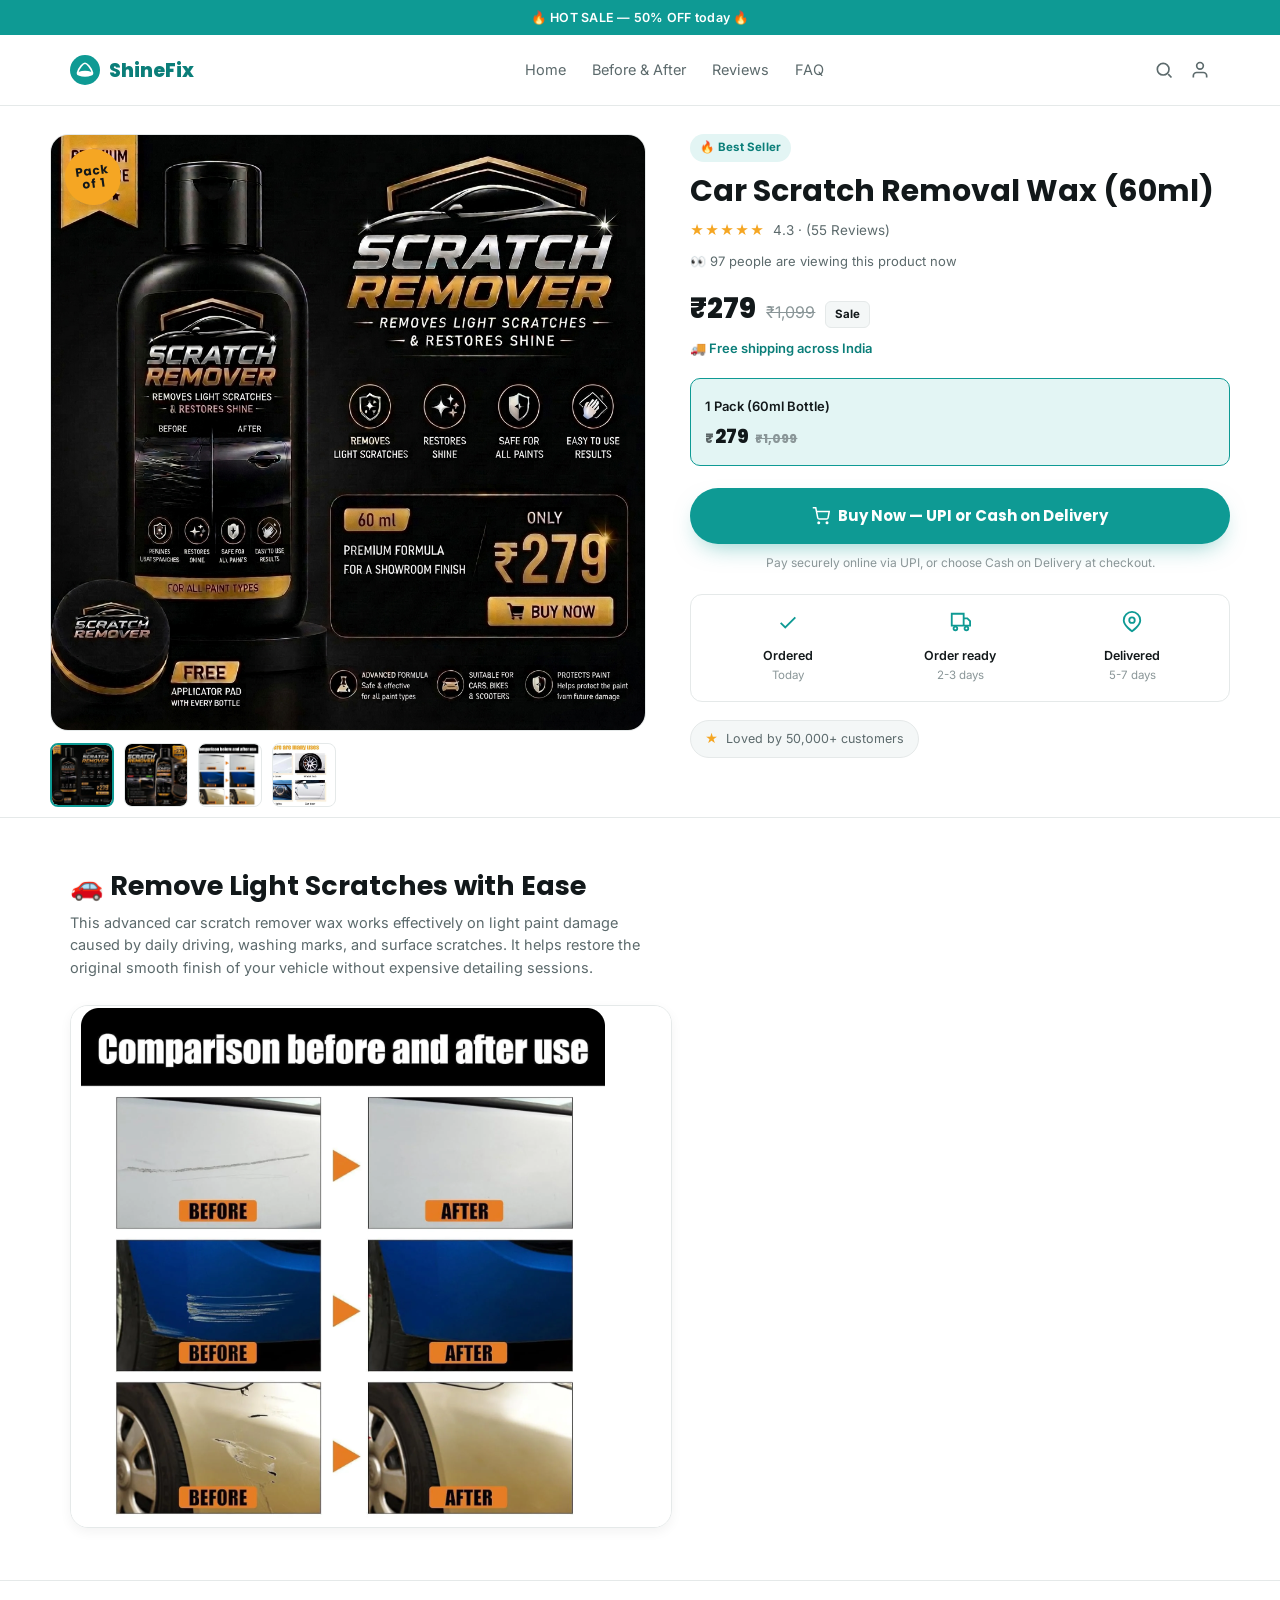
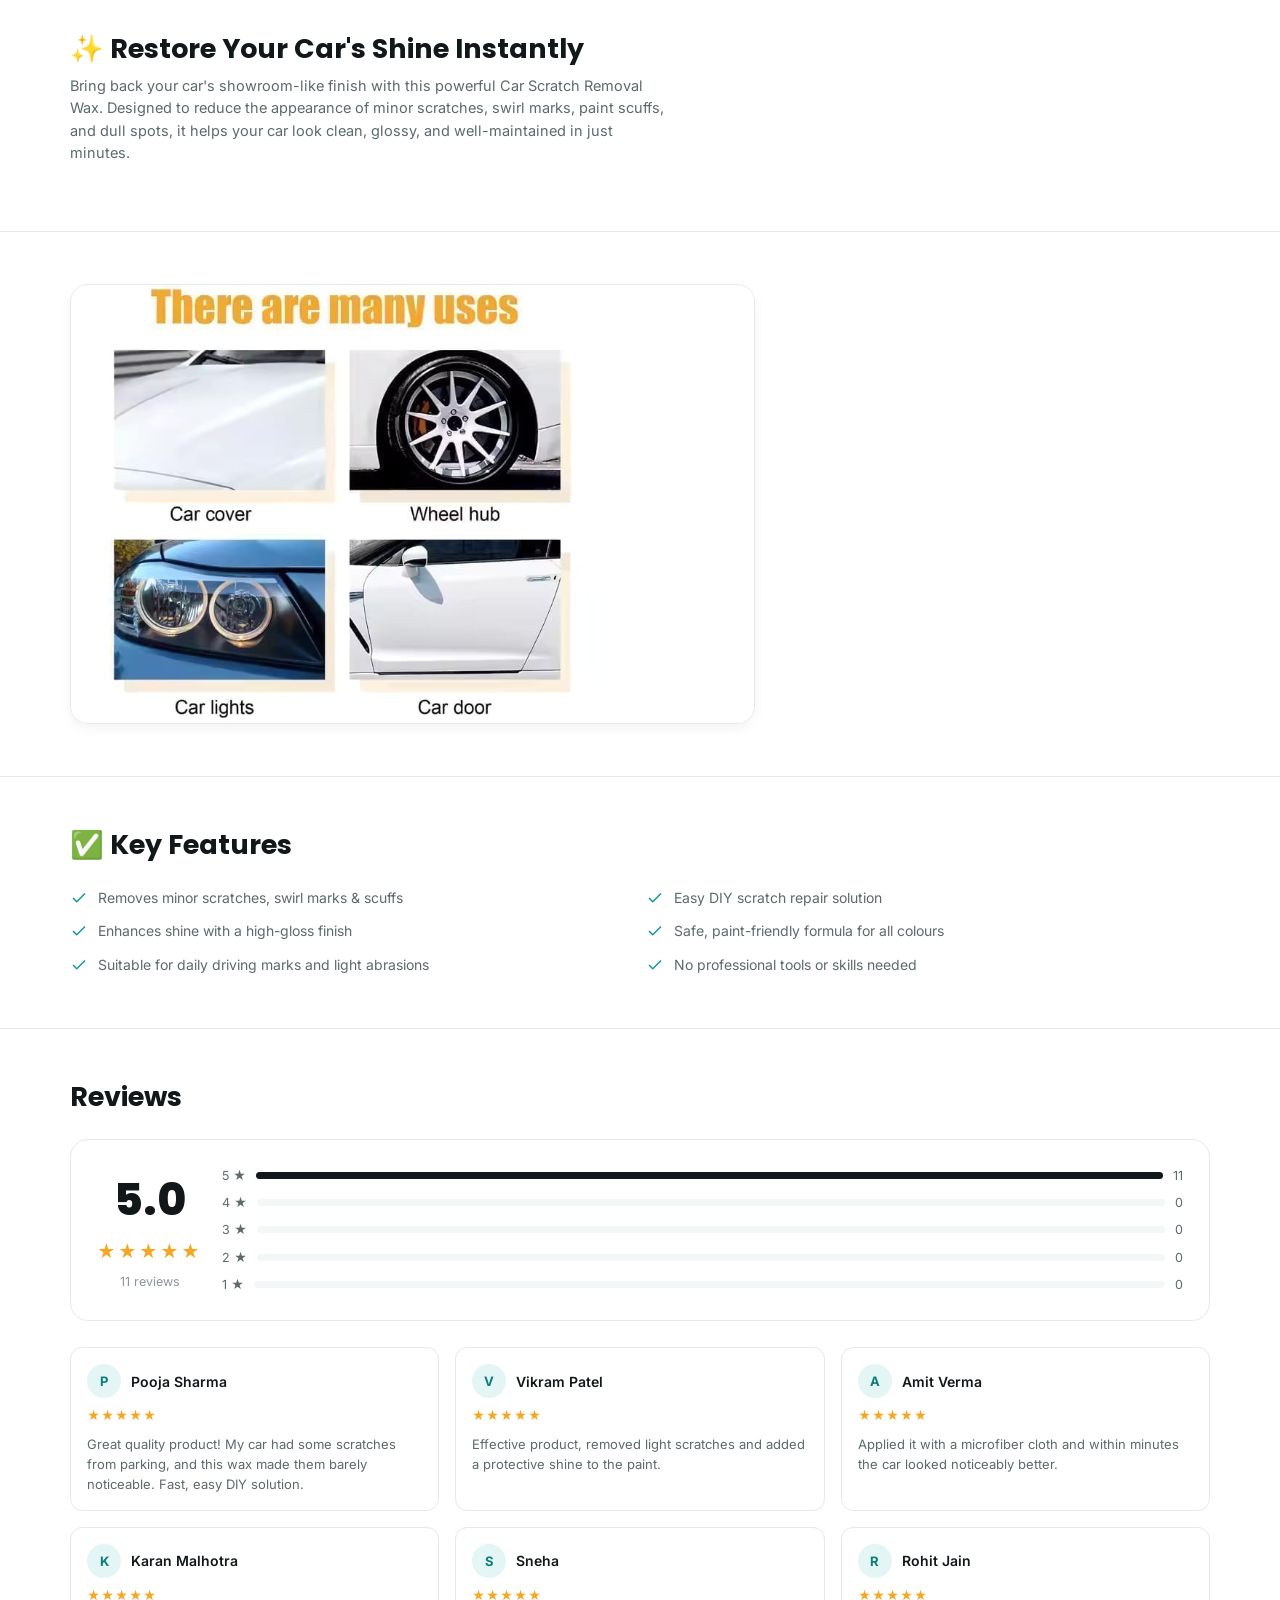
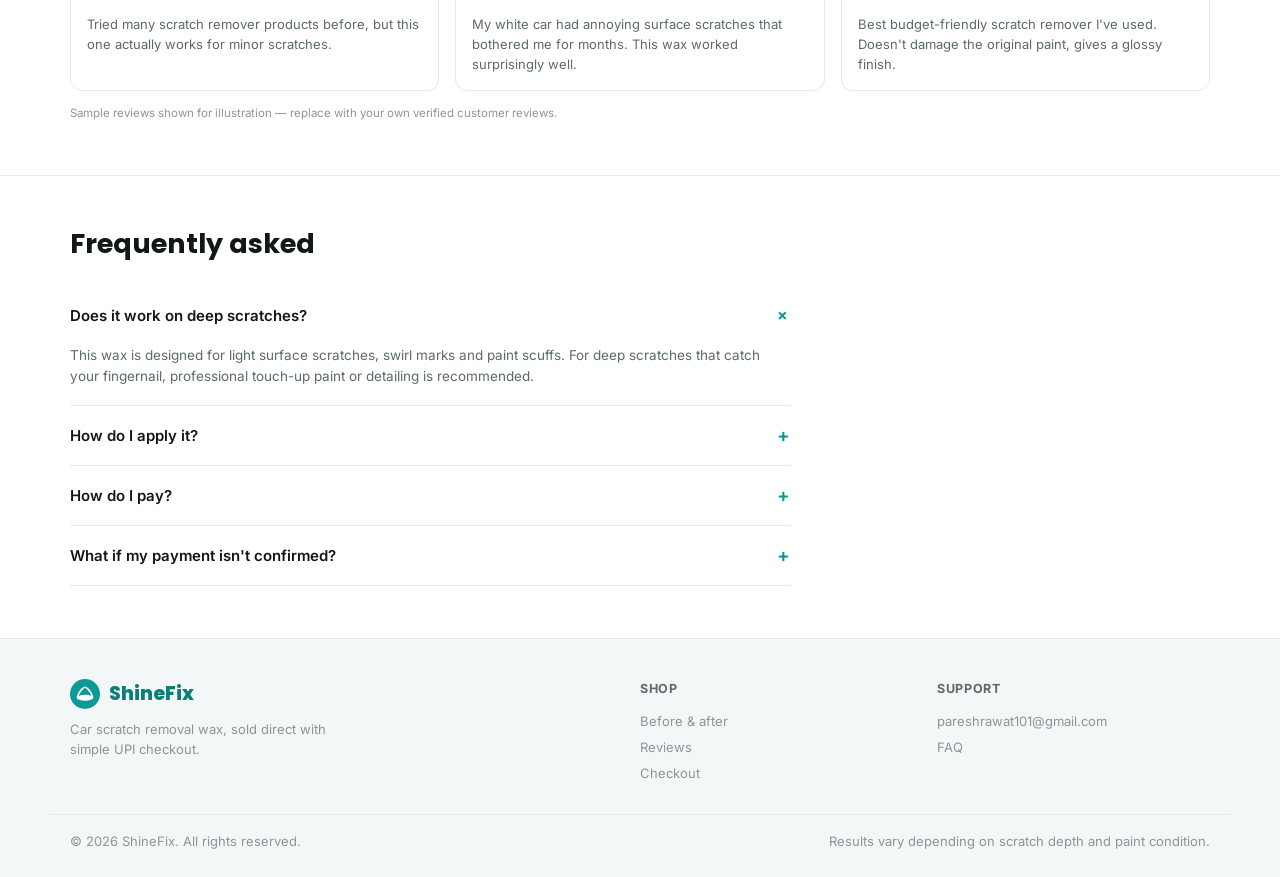
<file: index.html>
<!DOCTYPE html>
<html lang="en">
<head>
<meta charset="UTF-8" />
<meta name="viewport" content="width=device-width, initial-scale=1.0" />
<title>ShineFix — Car Scratch Removal Wax</title>
<meta name="description" content="Car Scratch Removal Wax — restore your car's shine and reduce light scratches, swirl marks and paint scuffs in minutes." />
<link rel="stylesheet" href="style.css" />
</head>
<body>

<div class="topbar">&#128293; HOT SALE &mdash; 50% OFF today &#128293;</div>

<header class="nav">
  <div class="wrap nav-main">
    <a href="index.html" class="brand">
      <svg viewBox="0 0 40 40" fill="none" xmlns="http://www.w3.org/2000/svg">
        <circle cx="20" cy="20" r="20" fill="#0E9A94"/>
        <path d="M10 24c2-8 8-13 10-13s8 5 10 13" stroke="#fff" stroke-width="2.2" stroke-linecap="round" fill="none"/>
        <ellipse cx="20" cy="25" rx="11" ry="4" fill="#fff"/>
      </svg>
      ShineFix
    </a>
    <div class="nav-links">
      <a href="index.html">Home</a>
      <a href="#compare">Before &amp; After</a>
      <a href="#reviews">Reviews</a>
      <a href="#faq">FAQ</a>
    </div>
    <div class="nav-icons" style="align-items:center;">
      <svg viewBox="0 0 24 24" fill="none" stroke="currentColor" stroke-width="2"><circle cx="11" cy="11" r="7"/><path d="M21 21l-4-4"/></svg>
      <svg viewBox="0 0 24 24" fill="none" stroke="currentColor" stroke-width="2"><path d="M20 21v-2a4 4 0 00-4-4H8a4 4 0 00-4 4v2"/><circle cx="12" cy="7" r="4"/></svg>
      <button class="nav-toggle" aria-label="Open menu">
        <svg viewBox="0 0 24 24" fill="none" stroke="currentColor" stroke-width="2"><path d="M3 6h18M3 12h18M3 18h18"/></svg>
      </button>
    </div>
  </div>
  <div class="mobile-menu">
    <a href="index.html">Home</a>
    <a href="#compare">Before &amp; After</a>
    <a href="#reviews">Reviews</a>
    <a href="#faq">FAQ</a>
  </div>
</header>

<div class="wrap product">
  <div>
    <div class="gallery-main">
      <div class="pack-tag">Pack<br/>of 1</div>
      <img id="galleryImg" src="main_product.png" alt="Car Scratch Remover" style="width: 100%; height: 100%; object-fit: cover;" />
    </div>
    <div class="thumbs">
      <div class="active" data-src="main_product.png"><img src="main_product.png" alt="Thumbnail 1" style="width: 100%; height: 100%; object-fit: cover; border-radius: 6px;" /></div>
      <div data-src="car_scratch_product.png"><img src="car_scratch_product.png" alt="Thumbnail 2" style="width: 100%; height: 100%; object-fit: cover; border-radius: 6px;" /></div>
      <div data-src="before_after_car.png"><img src="before_after_car.png" alt="Thumbnail 3" style="width: 100%; height: 100%; object-fit: cover; border-radius: 6px;" /></div>
      <div data-src="car_cover.png"><img src="car_cover.png" alt="Thumbnail 4" style="width: 100%; height: 100%; object-fit: cover; border-radius: 6px;" /></div>
    </div>
  </div>

  <div>
    <div class="badge-row"><span class="badge">&#128293; Best Seller</span></div>
    <h1 class="p-title">Car Scratch Removal Wax (60ml)</h1>
    <div class="p-rating">
      <span class="stars">&#9733;&#9733;&#9733;&#9733;&#9733;</span> 4.3 &middot; (55 Reviews)
    </div>
    <div class="watching">&#128064; 97 people are viewing this product now</div>

    <div class="price-row">
      <span class="price-now">&#8377;279</span>
      <span class="price-was">&#8377;1,099</span>
      <span class="price-sale">Sale</span>
    </div>
    <div class="ship-note">&#128666; Free shipping across India</div>

    <div class="pack-grid" style="grid-template-columns: 1fr;">
      <div class="pack selected" data-amount="279">
        <span class="name">1 Pack (60ml Bottle)</span>
        <div class="amt">279<span class="was">&#8377;1,099</span></div>
      </div>
    </div>

    <div class="cta-row">
      <a href="checkout.html?amount=279" id="mainCta" class="btn btn-primary btn-block">
        <svg width="18" height="18" viewBox="0 0 24 24" fill="none" stroke="currentColor" stroke-width="2"><circle cx="9" cy="21" r="1"/><circle cx="20" cy="21" r="1"/><path d="M1 1h4l2.68 13.39a2 2 0 002 1.61h9.72a2 2 0 002-1.61L23 6H6"/></svg>
        Buy Now &mdash; UPI or Cash on Delivery
      </a>
      <p class="cta-note">Pay securely online via UPI, or choose Cash on Delivery at checkout.</p>
    </div>

    <div class="timeline">
      <div>
        <svg viewBox="0 0 24 24" fill="none" stroke="currentColor" stroke-width="2"><path d="M20 7L9 18l-5-5"/></svg>
        <div class="lbl">Ordered</div>
        <div class="val">Today</div>
      </div>
      <div>
        <svg viewBox="0 0 24 24" fill="none" stroke="currentColor" stroke-width="2"><path d="M3 3h13v13H3zM16 8h4l3 3v5h-7z"/><circle cx="7" cy="19" r="2"/><circle cx="19" cy="19" r="2"/></svg>
        <div class="lbl">Order ready</div>
        <div class="val">2-3 days</div>
      </div>
      <div>
        <svg viewBox="0 0 24 24" fill="none" stroke="currentColor" stroke-width="2"><path d="M21 10c0 6-9 12-9 12S3 16 3 10a9 9 0 0118 0z"/><circle cx="12" cy="10" r="3"/></svg>
        <div class="lbl">Delivered</div>
        <div class="val">5-7 days</div>
      </div>
    </div>

    <div class="loved"><span class="star">&#9733;</span> Loved by 50,000+ customers</div>
  </div>
</div>

<section class="section" id="compare">
  <div class="wrap">
    <div class="section-head">
      <h2>&#128663; Remove Light Scratches with Ease</h2>
      <p>This advanced car scratch remover wax works effectively on light paint damage caused by daily driving, washing marks, and surface scratches. It helps restore the original smooth finish of your vehicle without expensive detailing sessions.</p>
    </div>
    <div style="text-align:center; margin-top:20px;">
      <img src="before_after_car.png" alt="Comparison before and after use" style="max-width:100%; height:auto; border-radius:var(--radius-lg); border:1px solid var(--border); box-shadow: 0 4px 12px rgba(0,0,0,0.05);" />
    </div>
  </div>
</section>

<section class="section">
  <div class="wrap" style="display:grid;grid-template-columns:1fr;gap:32px;">
    <div style="display:grid;grid-template-columns:1fr;gap:28px;" >
      <div style="display:grid;grid-template-columns:1fr;gap:24px;align-items:center;" class="restore-block">
        <div>
          <div class="section-head" style="margin-bottom:14px;">
            <h2>&#10024; Restore Your Car's Shine Instantly</h2>
            <p>Bring back your car's showroom-like finish with this powerful Car Scratch Removal Wax. Designed to reduce the appearance of minor scratches, swirl marks, paint scuffs, and dull spots, it helps your car look clean, glossy, and well-maintained in just minutes.</p>
          </div>
        </div>
      </div>
    </div>
  </div>
</section>

<section class="section">
  <div class="wrap">
    <div style="text-align:center;">
      <img src="car_cover.png" alt="Many uses of ShineFix" style="max-width:100%; height:auto; border-radius:var(--radius-lg); border:1px solid var(--border); box-shadow: 0 4px 12px rgba(0,0,0,0.05);" />
    </div>
  </div>
</section>

<section class="section">
  <div class="wrap">
    <div class="section-head"><h2>&#9989; Key Features</h2></div>
    <div class="feat-list">
      <div class="feat-item"><svg viewBox="0 0 24 24" fill="none" stroke="currentColor" stroke-width="2"><path d="M20 6L9 17l-5-5"/></svg>Removes minor scratches, swirl marks &amp; scuffs</div>
      <div class="feat-item"><svg viewBox="0 0 24 24" fill="none" stroke="currentColor" stroke-width="2"><path d="M20 6L9 17l-5-5"/></svg>Easy DIY scratch repair solution</div>
      <div class="feat-item"><svg viewBox="0 0 24 24" fill="none" stroke="currentColor" stroke-width="2"><path d="M20 6L9 17l-5-5"/></svg>Enhances shine with a high-gloss finish</div>
      <div class="feat-item"><svg viewBox="0 0 24 24" fill="none" stroke="currentColor" stroke-width="2"><path d="M20 6L9 17l-5-5"/></svg>Safe, paint-friendly formula for all colours</div>
      <div class="feat-item"><svg viewBox="0 0 24 24" fill="none" stroke="currentColor" stroke-width="2"><path d="M20 6L9 17l-5-5"/></svg>Suitable for daily driving marks and light abrasions</div>
      <div class="feat-item"><svg viewBox="0 0 24 24" fill="none" stroke="currentColor" stroke-width="2"><path d="M20 6L9 17l-5-5"/></svg>No professional tools or skills needed</div>
    </div>
  </div>
</section>

<section class="section" id="reviews">
  <div class="wrap">
    <div class="section-head"><h2>Reviews</h2></div>

    <div class="review-summary">
      <div class="rs-score">
        <div class="num">5.0</div>
        <div class="stars">&#9733;&#9733;&#9733;&#9733;&#9733;</div>
        <div class="count">11 reviews</div>
      </div>
      <div class="rs-bars">
        <div class="rs-bar-row">5 &#9733;<div class="track"><div class="fill" style="width:100%;"></div></div>11</div>
        <div class="rs-bar-row">4 &#9733;<div class="track"><div class="fill" style="width:0%;"></div></div>0</div>
        <div class="rs-bar-row">3 &#9733;<div class="track"><div class="fill" style="width:0%;"></div></div>0</div>
        <div class="rs-bar-row">2 &#9733;<div class="track"><div class="fill" style="width:0%;"></div></div>0</div>
        <div class="rs-bar-row">1 &#9733;<div class="track"><div class="fill" style="width:0%;"></div></div>0</div>
      </div>
    </div>

    <div class="review-grid">
      <div class="review-card">
        <div class="review-who"><span class="avatar">P</span><b>Pooja Sharma</b></div>
        <div class="stars">&#9733;&#9733;&#9733;&#9733;&#9733;</div>
        <p>Great quality product! My car had some scratches from parking, and this wax made them barely noticeable. Fast, easy DIY solution.</p>
      </div>
      <div class="review-card">
        <div class="review-who"><span class="avatar">V</span><b>Vikram Patel</b></div>
        <div class="stars">&#9733;&#9733;&#9733;&#9733;&#9733;</div>
        <p>Effective product, removed light scratches and added a protective shine to the paint.</p>
      </div>
      <div class="review-card">
        <div class="review-who"><span class="avatar">A</span><b>Amit Verma</b></div>
        <div class="stars">&#9733;&#9733;&#9733;&#9733;&#9733;</div>
        <p>Applied it with a microfiber cloth and within minutes the car looked noticeably better.</p>
      </div>
      <div class="review-card">
        <div class="review-who"><span class="avatar">K</span><b>Karan Malhotra</b></div>
        <div class="stars">&#9733;&#9733;&#9733;&#9733;&#9733;</div>
        <p>Tried many scratch remover products before, but this one actually works for minor scratches.</p>
      </div>
      <div class="review-card">
        <div class="review-who"><span class="avatar">S</span><b>Sneha</b></div>
        <div class="stars">&#9733;&#9733;&#9733;&#9733;&#9733;</div>
        <p>My white car had annoying surface scratches that bothered me for months. This wax worked surprisingly well.</p>
      </div>
      <div class="review-card">
        <div class="review-who"><span class="avatar">R</span><b>Rohit Jain</b></div>
        <div class="stars">&#9733;&#9733;&#9733;&#9733;&#9733;</div>
        <p>Best budget-friendly scratch remover I've used. Doesn't damage the original paint, gives a glossy finish.</p>
      </div>
    </div>
    <p style="margin-top:14px;font-size:11.5px;color:var(--text-faint);">Sample reviews shown for illustration &mdash; replace with your own verified customer reviews.</p>
  </div>
</section>

<section class="section" id="faq">
  <div class="wrap">
    <div class="section-head"><h2>Frequently asked</h2></div>
    <div style="max-width:720px;">
      <div class="faq-item open">
        <button class="faq-q">Does it work on deep scratches?<span class="plus">+</span></button>
        <div class="faq-a">This wax is designed for light surface scratches, swirl marks and paint scuffs. For deep scratches that catch your fingernail, professional touch-up paint or detailing is recommended.</div>
      </div>
      <div class="faq-item">
        <button class="faq-q">How do I apply it?<span class="plus">+</span></button>
        <div class="faq-a">Clean and dry the affected area, apply a small amount with the included sponge or a microfiber cloth, rub gently in circular motions, then buff clean with a dry cloth.</div>
      </div>
      <div class="faq-item">
        <button class="faq-q">How do I pay?<span class="plus">+</span></button>
        <div class="faq-a">Choose your pack, go to checkout, and select your preferred payment method: Pay Online via UPI QR, or choose Cash on Delivery (COD) to pay in cash when your order arrives.</div>
      </div>
      <div class="faq-item">
        <button class="faq-q">What if my payment isn't confirmed?<span class="plus">+</span></button>
        <div class="faq-a">Email pareshrawat101@gmail.com with your UTR number and order details and we'll verify and update you within 24 hours.</div>
      </div>
    </div>
  </div>
</section>

<footer>
  <div class="wrap footer-grid">
    <div>
      <div class="brand" style="margin-bottom:10px;">
        <svg viewBox="0 0 40 40" fill="none" width="26" height="26"><circle cx="20" cy="20" r="20" fill="#0E9A94"/><path d="M10 24c2-8 8-13 10-13s8 5 10 13" stroke="#fff" stroke-width="2.2" stroke-linecap="round" fill="none"/><ellipse cx="20" cy="25" rx="11" ry="4" fill="#fff"/></svg>
        ShineFix
      </div>
      <p style="max-width:280px;">Car scratch removal wax, sold direct with simple UPI checkout.</p>
    </div>
    <div>
      <h5>Shop</h5>
      <a href="#compare">Before &amp; after</a>
      <a href="#reviews">Reviews</a>
      <a href="checkout.html">Checkout</a>
    </div>
    <div>
      <h5>Support</h5>
      <a href="mailto:pareshrawat101@gmail.com">pareshrawat101@gmail.com</a>
      <a href="#faq">FAQ</a>
    </div>
  </div>
  <div class="wrap footer-bottom">
    <span>&copy; 2026 ShineFix. All rights reserved.</span>
    <span>Results vary depending on scratch depth and paint condition.</span>
  </div>
</footer>

<script src="script.js"></script>
</body>
</html>
</file>
<file: style.css>
@import url('https://fonts.googleapis.com/css2?family=Poppins:wght@500;600;700;800&family=Inter:wght@400;500;600&family=JetBrains+Mono:wght@500&display=swap');

:root{
  --bg:#FFFFFF;
  --bg-soft:#F4F7F7;
  --panel:#FFFFFF;
  --border:#E5E9E9;
  --border-strong:#D2D9D9;
  --text:#12181A;
  --text-dim:#5C6A6C;
  --text-faint:#8A9698;
  --teal:#0E9A94;
  --teal-deep:#0B7E79;
  --teal-dim:#E3F5F4;
  --gold:#F5A623;
  --red:#E0402E;
  --font-display:'Poppins',sans-serif;
  --font-body:'Inter',sans-serif;
  --font-mono:'JetBrains Mono',monospace;
  --radius:12px;
  --radius-lg:18px;
  --max:1180px;
}
*{box-sizing:border-box;margin:0;padding:0;}
html{scroll-behavior:smooth;}
body{background:var(--bg);color:var(--text);font-family:var(--font-body);line-height:1.55;-webkit-font-smoothing:antialiased;}
img{max-width:100%;display:block;}
a{color:inherit;text-decoration:none;}
.wrap{max-width:var(--max);margin:0 auto;padding:0 20px;}
h1,h2,h3,h4{font-family:var(--font-display);font-weight:700;line-height:1.18;}

.topbar{background:var(--teal);color:#fff;font-size:12.5px;text-align:center;padding:8px 12px;font-weight:600;letter-spacing:.02em;}

.nav{position:sticky;top:0;z-index:50;background:var(--panel);border-bottom:1px solid var(--border);}
.nav-main{display:flex;align-items:center;justify-content:space-between;height:70px;gap:16px;}
.brand{display:flex;align-items:center;gap:9px;font-family:var(--font-display);font-weight:800;font-size:19px;color:var(--teal-deep);}
.brand svg{width:30px;height:30px;flex-shrink:0;}
.nav-links{display:none;gap:26px;font-size:14.5px;color:var(--text-dim);}
.nav-links a:hover{color:var(--teal);}
.nav-icons{display:flex;align-items:center;gap:16px;}
.nav-icons svg{width:20px;height:20px;color:var(--text-dim);}
.nav-toggle{background:none;border:1px solid var(--border-strong);border-radius:8px;width:38px;height:38px;display:flex;align-items:center;justify-content:center;cursor:pointer;}
@media (min-width:820px){
  .nav-links{display:flex;}
  .nav-toggle{display:none;}
}
.mobile-menu{display:none;flex-direction:column;background:var(--panel);border-bottom:1px solid var(--border);}
.mobile-menu.open{display:flex;}
.mobile-menu a{padding:13px 20px;border-bottom:1px solid var(--border);color:var(--text-dim);font-size:14.5px;}

/* product layout */
.product{padding:28px 0 10px;display:grid;grid-template-columns:1fr;gap:32px;}
@media (min-width:900px){.product{grid-template-columns:1.05fr 0.95fr;gap:44px;}}

.gallery-main{border-radius:var(--radius-lg);overflow:hidden;background:var(--bg-soft);border:1px solid var(--border);aspect-ratio:1/1;display:flex;align-items:center;justify-content:center;position:relative;}
.gallery-main svg{width:82%;height:82%;}
.pack-tag{position:absolute;top:14px;left:14px;background:var(--gold);color:#12181A;font-family:var(--font-display);font-weight:700;font-size:12px;padding:8px 10px;border-radius:50%;width:56px;height:56px;display:flex;flex-direction:column;align-items:center;justify-content:center;text-align:center;line-height:1.1;transform:rotate(-8deg);}
.thumbs{display:flex;gap:10px;margin-top:12px;overflow-x:auto;}
.thumbs div{flex-shrink:0;width:64px;height:64px;border-radius:8px;border:1px solid var(--border);background:var(--bg-soft);display:flex;align-items:center;justify-content:center;cursor:pointer;overflow:hidden;transition:border-color .15s ease;}
.thumbs div:hover, .thumbs div.active{border-color:var(--teal);border-width:2px;}
.thumbs svg{width:70%;height:70%;}

.badge-row{display:flex;gap:8px;margin-bottom:12px;}
.badge{background:var(--teal-dim);color:var(--teal-deep);font-size:11.5px;font-weight:700;padding:5px 10px;border-radius:100px;letter-spacing:.02em;}
.p-title{font-size:clamp(22px,3.4vw,30px);}
.p-rating{display:flex;align-items:center;gap:8px;margin-top:10px;font-size:13.5px;color:var(--text-dim);}
.p-rating .stars{color:var(--gold);letter-spacing:1px;}
.watching{margin-top:10px;font-size:13px;color:var(--text-dim);display:flex;align-items:center;gap:6px;}
.price-row{display:flex;align-items:baseline;gap:10px;margin-top:16px;}
.price-now{font-family:var(--font-display);font-size:28px;font-weight:800;}
.price-was{font-size:16px;color:var(--text-faint);text-decoration:line-through;}
.price-sale{background:var(--bg-soft);border:1px solid var(--border);font-size:11.5px;font-weight:700;padding:4px 9px;border-radius:6px;}
.ship-note{margin-top:8px;font-size:13px;color:var(--teal-deep);font-weight:600;}

.pack-grid{display:grid;grid-template-columns:1fr 1fr;gap:12px;margin-top:20px;}
.pack{border:1.5px solid var(--border);border-radius:10px;padding:14px;cursor:pointer;transition:border-color .15s ease,background .15s ease;position:relative;}
.pack:hover{border-color:var(--teal);}
.pack.selected{border-color:var(--teal);background:var(--teal-dim);}
.pack .tag{position:absolute;top:-10px;right:10px;background:var(--teal);color:#fff;font-size:9.5px;font-weight:700;padding:3px 8px;border-radius:100px;letter-spacing:.03em;}
.pack .name{font-size:13px;font-weight:600;}
.pack .amt{font-family:var(--font-display);font-size:19px;font-weight:800;margin-top:4px;}
.pack .amt::before{content:"\20B9";font-size:13px;opacity:.65;margin-right:1px;}
.pack .was{font-size:11.5px;color:var(--text-faint);text-decoration:line-through;margin-left:6px;}

.btn{display:inline-flex;align-items:center;justify-content:center;gap:8px;font-family:var(--font-display);font-weight:700;font-size:15px;padding:15px 24px;border-radius:100px;border:1px solid transparent;cursor:pointer;transition:transform .15s ease,box-shadow .15s ease,background .15s ease;}
.btn:active{transform:scale(.97);}
.btn-primary{background:var(--teal);color:#fff;box-shadow:0 10px 24px -10px rgba(14,154,148,.55);}
.btn-primary:hover{background:var(--teal-deep);}
.btn-dark{background:var(--text);color:#fff;border-radius:10px;}
.btn-dark:hover{background:#000;}
.btn-outline{background:transparent;border-color:var(--border-strong);color:var(--text);border-radius:10px;}
.btn-block{width:100%;}

.cta-row{margin-top:22px;}
.cta-note{margin-top:10px;font-size:12px;color:var(--text-faint);text-align:center;}

.timeline{display:grid;grid-template-columns:repeat(3,1fr);gap:10px;margin-top:22px;border:1px solid var(--border);border-radius:var(--radius);padding:16px;}
.timeline div{text-align:center;}
.timeline svg{width:22px;height:22px;color:var(--teal);margin:0 auto 6px;}
.timeline .lbl{font-size:12.5px;font-weight:600;}
.timeline .val{font-size:11.5px;color:var(--text-faint);margin-top:2px;}

.loved{margin-top:18px;display:inline-flex;align-items:center;gap:8px;background:var(--bg-soft);border:1px solid var(--border);border-radius:100px;padding:8px 14px;font-size:12.5px;color:var(--text-dim);}
.loved .star{color:var(--gold);}

/* sections */
.section{padding:52px 0;border-top:1px solid var(--border);}
.section-head{max-width:600px;margin-bottom:26px;}
.section-head h2{font-size:clamp(21px,3vw,27px);display:flex;align-items:center;gap:8px;}
.section-head p{color:var(--text-dim);margin-top:10px;font-size:14.5px;}

.compare-strip{background:#12181A;border-radius:10px;padding:14px;text-align:center;color:#fff;font-family:var(--font-display);font-weight:800;font-size:20px;margin-bottom:22px;letter-spacing:.01em;}
.compare-grid{display:flex;flex-direction:column;gap:16px;}
.compare-row{display:grid;grid-template-columns:1fr auto 1fr;gap:12px;align-items:center;}
@media (max-width:560px){.compare-row{grid-template-columns:1fr auto 1fr;gap:6px;}}
.compare-cell{position:relative;border-radius:10px;overflow:hidden;aspect-ratio:4/3;border:1px solid var(--border);}
.compare-cell svg{width:100%;height:100%;}
.compare-cell .tag{position:absolute;bottom:8px;left:50%;transform:translateX(-50%);background:var(--gold);color:#12181A;font-family:var(--font-display);font-weight:800;font-size:11px;padding:4px 12px;border-radius:6px;letter-spacing:.03em;}
.compare-arrow{color:var(--gold);width:22px;height:22px;}

.uses-grid{display:grid;grid-template-columns:repeat(2,1fr);gap:14px;}
@media (min-width:640px){.uses-grid{grid-template-columns:repeat(4,1fr);}}
.use-card{border:1px solid var(--border);border-radius:var(--radius);overflow:hidden;text-align:center;}
.use-card .media{aspect-ratio:1/1;background:var(--bg-soft);display:flex;align-items:center;justify-content:center;padding:16px;}
.use-card .media svg{width:70%;height:70%;}
.use-card span{display:block;padding:10px;font-size:13px;font-weight:600;}

.feat-list{display:grid;grid-template-columns:1fr;gap:12px;}
@media (min-width:700px){.feat-list{grid-template-columns:1fr 1fr;}}
.feat-item{display:flex;gap:10px;align-items:flex-start;font-size:14px;color:var(--text-dim);}
.feat-item svg{width:18px;height:18px;color:var(--teal);flex-shrink:0;margin-top:2px;}

/* reviews */
.review-summary{display:grid;grid-template-columns:1fr;gap:20px;border:1px solid var(--border);border-radius:var(--radius-lg);padding:26px;margin-bottom:26px;}
@media (min-width:760px){.review-summary{grid-template-columns:auto 1fr;}}
.rs-score{text-align:center;}
.rs-score .num{font-family:var(--font-display);font-size:44px;font-weight:800;}
.rs-score .stars{color:var(--gold);font-size:18px;letter-spacing:2px;margin-top:4px;}
.rs-score .count{color:var(--text-faint);font-size:12.5px;margin-top:6px;}
.rs-bars{display:flex;flex-direction:column;gap:8px;justify-content:center;}
.rs-bar-row{display:flex;align-items:center;gap:10px;font-size:12.5px;color:var(--text-dim);}
.rs-bar-row .track{flex:1;height:7px;background:var(--bg-soft);border-radius:100px;overflow:hidden;}
.rs-bar-row .fill{height:100%;background:#12181A;}

.review-grid{display:grid;grid-template-columns:1fr;gap:16px;}
@media (min-width:640px){.review-grid{grid-template-columns:1fr 1fr;}}
@media (min-width:980px){.review-grid{grid-template-columns:1fr 1fr 1fr;}}
.review-card{border:1px solid var(--border);border-radius:var(--radius);padding:16px;}
.review-who{display:flex;align-items:center;gap:10px;}
.avatar{width:34px;height:34px;border-radius:50%;background:var(--teal-dim);color:var(--teal-deep);display:flex;align-items:center;justify-content:center;font-weight:700;font-size:13px;flex-shrink:0;}
.review-who b{font-size:14px;font-weight:600;}
.review-card .stars{color:var(--gold);font-size:12.5px;margin-top:8px;letter-spacing:1px;}
.review-card p{font-size:13px;color:var(--text-dim);margin-top:8px;}

/* faq */
.faq-item{border-bottom:1px solid var(--border);}
.faq-q{width:100%;text-align:left;background:none;border:none;color:var(--text);font-family:var(--font-body);font-size:15px;font-weight:600;padding:18px 0;display:flex;justify-content:space-between;align-items:center;cursor:pointer;}
.faq-q .plus{color:var(--teal);font-size:19px;transition:transform .2s ease;}
.faq-item.open .plus{transform:rotate(45deg);}
.faq-a{max-height:0;overflow:hidden;color:var(--text-dim);font-size:13.5px;transition:max-height .25s ease;}
.faq-item.open .faq-a{max-height:220px;padding-bottom:18px;}

/* footer */
footer{background:var(--bg-soft);border-top:1px solid var(--border);padding:40px 0 26px;color:var(--text-faint);font-size:13px;}
.footer-grid{display:grid;gap:24px;grid-template-columns:1fr;}
@media (min-width:760px){.footer-grid{grid-template-columns:2fr 1fr 1fr;}}
.footer-grid h5{font-family:var(--font-body);color:var(--text-dim);font-size:12.5px;margin-bottom:10px;text-transform:uppercase;letter-spacing:.05em;}
.footer-grid a{display:block;color:var(--text-faint);padding:3px 0;}
.footer-grid a:hover{color:var(--teal);}
.footer-bottom{margin-top:28px;padding-top:16px;border-top:1px solid var(--border);display:flex;flex-wrap:wrap;gap:8px;justify-content:space-between;}

/* ===== checkout page ===== */
.checkout-header{background:var(--panel);border-bottom:1px solid var(--border);padding:16px 0;position:sticky;top:0;z-index:50;}
.checkout-header .wrap{display:flex;align-items:center;justify-content:space-between;}
.back-link{display:inline-flex;align-items:center;gap:6px;color:var(--text-dim);font-size:13.5px;}
.back-link:hover{color:var(--teal);}

.checkout-wrap{max-width:var(--max);margin:0 auto;padding:36px 20px 90px;display:grid;grid-template-columns:1fr;gap:24px;}
@media (min-width:960px){.checkout-wrap{grid-template-columns:1fr 400px;align-items:start;}}

.pay-card{background:var(--panel);border:1px solid var(--border);border-radius:var(--radius-lg);padding:26px;}
.pay-card h2{font-size:21px;}
.qr-box{margin-top:20px;background:var(--bg-soft);border:1px solid var(--border);border-radius:var(--radius);padding:22px;text-align:center;}
.qr-box img{width:180px;height:180px;margin:0 auto;border-radius:8px;background:#fff;padding:8px;border:1px solid var(--border);}
.qr-amount{font-family:var(--font-display);font-size:28px;font-weight:800;margin-top:14px;}
.qr-amount::before{content:"\20B9";font-size:18px;opacity:.65;margin-right:2px;}
.qr-upi{font-family:var(--font-mono);font-size:12.5px;color:var(--text-dim);margin-top:6px;}
.pay-steps{margin-top:22px;display:flex;flex-direction:column;gap:11px;}
.pay-steps li{list-style:none;display:flex;gap:11px;font-size:13.5px;color:var(--text-dim);}
.pay-steps b{color:var(--teal);font-family:var(--font-mono);flex-shrink:0;}
.order-recap{margin-top:22px;border-top:1px solid var(--border);padding-top:18px;display:flex;justify-content:space-between;font-size:13.5px;color:var(--text-dim);}
.order-recap b{color:var(--text);}

.form-card{background:var(--panel);border:1px solid var(--border);border-radius:var(--radius-lg);padding:24px;position:sticky;top:86px;}
.form-card h3{font-size:18px;}
.form-card .sub{color:var(--text-faint);font-size:12.5px;margin-top:5px;}
.field{margin-top:16px;}
.field label{display:block;font-size:12.5px;color:var(--text-dim);margin-bottom:6px;font-weight:500;}
.field input,.field textarea{width:100%;background:var(--bg-soft);border:1px solid var(--border);border-radius:8px;padding:11px 13px;color:var(--text);font-family:var(--font-body);font-size:14px;transition:border-color .15s ease;}
.field input:focus,.field textarea:focus{outline:none;border-color:var(--teal);}
.field textarea{resize:vertical;min-height:64px;}
.field .err{color:var(--red);font-size:11.5px;margin-top:5px;display:none;}
.field.invalid input,.field.invalid textarea{border-color:var(--red);}
.field.invalid .err{display:block;}
.form-submit{margin-top:20px;}
.form-note{margin-top:12px;font-size:11.5px;color:var(--text-faint);text-align:center;}
.status-box{margin-top:16px;border-radius:8px;padding:12px 14px;font-size:13px;display:none;}
.status-box.show{display:block;}
.status-box.success{background:#E7F8F1;color:#0D8E60;border:1px solid #BEEBD8;}
.status-box.error{background:#FDECEA;color:#C6301F;border:1px solid #F6C6C0;}
.spinner{width:15px;height:15px;border:2px solid rgba(255,255,255,.4);border-top-color:#fff;border-radius:50%;animation:spin .7s linear infinite;display:inline-block;}
@keyframes spin{to{transform:rotate(360deg);}}

/* ===== checkout payment tabs & COD ===== */
.payment-tabs {
  display: grid;
  grid-template-columns: 1fr 1fr;
  gap: 12px;
  margin-bottom: 24px;
}
.tab-btn {
  background: var(--bg-soft);
  border: 1.5px solid var(--border);
  border-radius: 10px;
  padding: 12px 14px;
  font-family: var(--font-display);
  font-weight: 600;
  font-size: 13.5px;
  color: var(--text-dim);
  cursor: pointer;
  display: flex;
  align-items: center;
  justify-content: center;
  gap: 8px;
  transition: all 0.15s ease;
}
.tab-btn:hover {
  border-color: var(--border-strong);
  color: var(--text);
}
.tab-btn.active {
  border-color: var(--teal);
  background: var(--teal-dim);
  color: var(--teal-deep);
}
.tab-btn svg {
  width: 18px;
  height: 18px;
  flex-shrink: 0;
}
.cod-box {
  margin-top: 20px;
  background: var(--bg-soft);
  border: 1px solid var(--border);
  border-radius: var(--radius);
  padding: 24px 22px;
  text-align: center;
}
.cod-icon-wrapper {
  width: 56px;
  height: 56px;
  border-radius: 50%;
  background: var(--teal-dim);
  color: var(--teal-deep);
  display: flex;
  align-items: center;
  justify-content: center;
  margin: 0 auto 14px;
}
.cod-icon-wrapper svg {
  width: 28px;
  height: 28px;
}
.cod-box h4 {
  font-size: 16px;
  color: var(--text);
  margin-bottom: 8px;
}
.cod-box p {
  font-size: 13px;
  color: var(--text-dim);
  line-height: 1.5;
}
.hidden {
  display: none !important;
}
</file>
